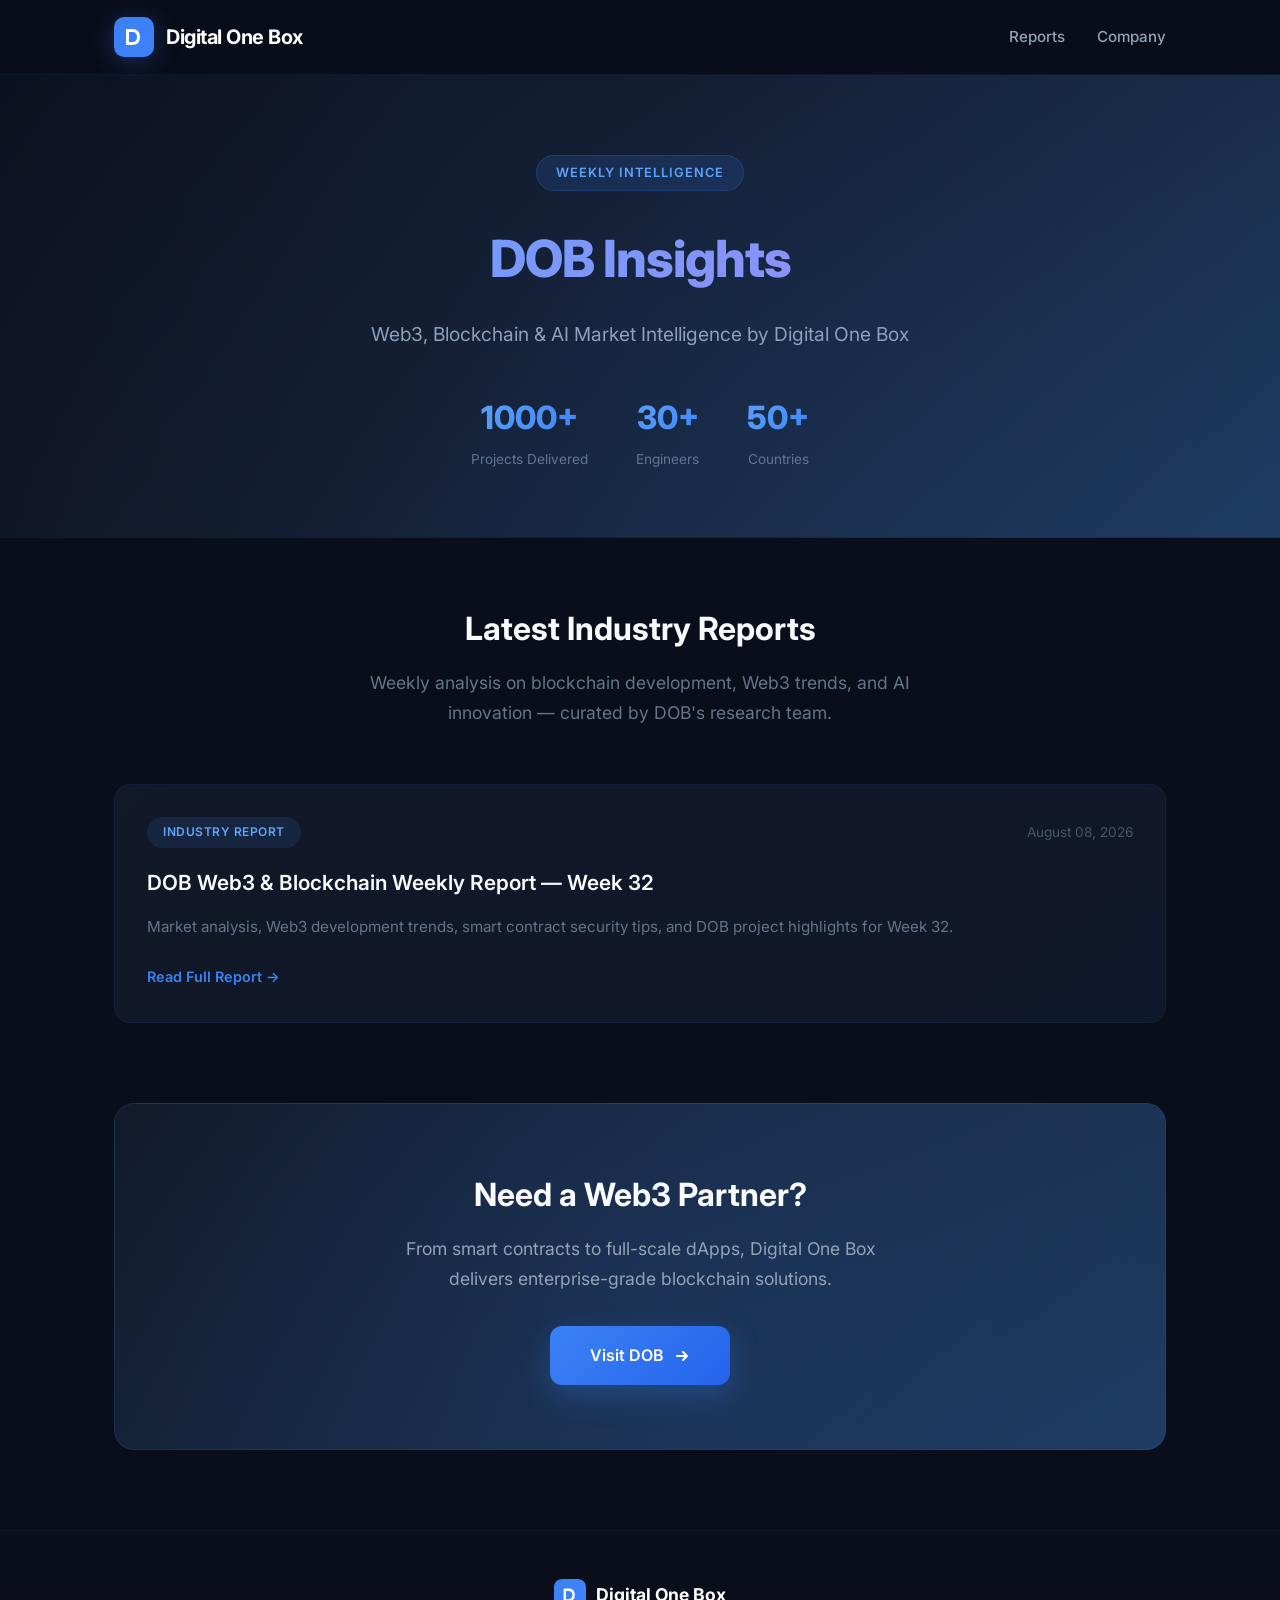
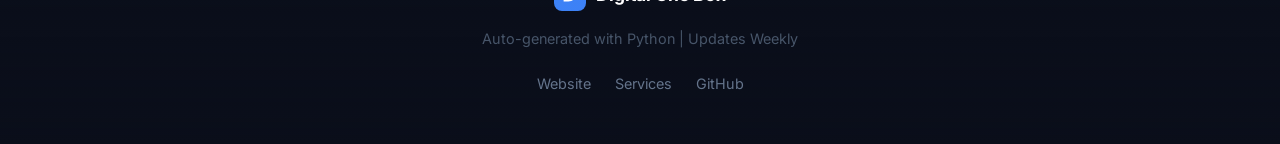
<file: index.html>
<!DOCTYPE html>
<html lang="en">
<head>
    <meta charset="UTF-8">
    <meta name="viewport" content="width=device-width, initial-scale=1.0">
    <title>Home - DOB Insights</title>
    <link rel="stylesheet" href="style.css">
    <link href="https://fonts.googleapis.com/css2?family=Inter:wght@300;400;500;600;700;800&display=swap" rel="stylesheet">
</head>
<body>
    <nav class="navbar">
        <div class="container nav-container">
            <a href="index.html" class="logo">
                <svg width="40" height="40" viewBox="0 0 40 40" fill="none" xmlns="http://www.w3.org/2000/svg">
                    <rect width="40" height="40" rx="10" fill="url(#logoGrad)"/>
                    <path d="M12 28V12h6c5.5 0 8 3 8 8s-2.5 8-8 8h-6zm3-3h3c3.5 0 5-2 5-5s-1.5-5-5-5h-3v10z" fill="white"/>
                    <defs>
                        <linearGradient id="logoGrad" x1="0" y1="0" x2="40" y2="40">
                            <stop offset="0%" stop-color="#3b82f6"/>
                            <stop offset="100%" stop-color="#8b5cf6"/>
                        </linearGradient>
                    </defs>
                </svg>
                <span>Digital One Box</span>
            </a>
            <div class="nav-links">
                <a href="index.html">Reports</a>
                <a href="https://digitalonebox.com" target="_blank">Company</a>
            </div>
        </div>
    </nav>
    
    <header class="hero">
        <div class="container">
            <div class="hero-badge">Weekly Intelligence</div>
            <h1>DOB Insights</h1>
            <p>Web3, Blockchain & AI Market Intelligence by Digital One Box</p>
            <div class="hero-stats">
                <div class="stat-item">
                    <span class="stat-num">1000+</span>
                    <span class="stat-label">Projects Delivered</span>
                </div>
                <div class="stat-item">
                    <span class="stat-num">30+</span>
                    <span class="stat-label">Engineers</span>
                </div>
                <div class="stat-item">
                    <span class="stat-num">50+</span>
                    <span class="stat-label">Countries</span>
                </div>
            </div>
        </div>
    </header>
    
    <main class="container">
        
<section class="intro fade-in">
    <h2>Latest Industry Reports</h2>
    <p>Weekly analysis on blockchain development, Web3 trends, and AI innovation — curated by DOB's research team.</p>
</section>

<section class="posts-grid">
    
    <article class="post-card">
        <div class="post-meta">
            <span class="category">Industry Report</span>
            <span class="date">August 08, 2026</span>
        </div>
        <h3><a href="week-32.html">DOB Web3 & Blockchain Weekly Report — Week 32</a></h3>
        <p>Market analysis, Web3 development trends, smart contract security tips, and DOB project highlights for Week 32.</p>
        <a href="week-32.html" class="read-more">Read Full Report →</a>
    </article>
    
</section>

<section class="cta-section fade-in">
    <div class="cta-content">
        <h2>Need a Web3 Partner?</h2>
        <p>From smart contracts to full-scale dApps, Digital One Box delivers enterprise-grade blockchain solutions.</p>
        <a href="https://digitalonebox.com" class="cta-btn" target="_blank">
            Visit DOB
            <svg width="16" height="16" viewBox="0 0 16 16" fill="none">
                <path d="M3 8h10M9 4l4 4-4 4" stroke="currentColor" stroke-width="2" stroke-linecap="round" stroke-linejoin="round"/>
            </svg>
        </a>
    </div>
</section>

    </main>
    
    <footer>
        <div class="container">
            <div class="footer-logo">
                <svg width="32" height="32" viewBox="0 0 40 40" fill="none">
                    <rect width="40" height="40" rx="10" fill="url(#logoGrad2)"/>
                    <path d="M12 28V12h6c5.5 0 8 3 8 8s-2.5 8-8 8h-6zm3-3h3c3.5 0 5-2 5-5s-1.5-5-5-5h-3v10z" fill="white"/>
                    <defs>
                        <linearGradient id="logoGrad2" x1="0" y1="0" x2="40" y2="40">
                            <stop offset="0%" stop-color="#3b82f6"/>
                            <stop offset="100%" stop-color="#8b5cf6"/>
                        </linearGradient>
                    </defs>
                </svg>
                <span>Digital One Box</span>
            </div>
            <p class="footer-text">Auto-generated with Python | Updates Weekly</p>
            <div class="footer-links">
                <a href="https://digitalonebox.com">Website</a>
                <a href="https://digitalonebox.com/#services">Services</a>
                <a href="https://github.com/atharvchurhe2005-cpu">GitHub</a>
            </div>
        </div>
    </footer>
    
    <script>
        // Smooth scroll animation on load
        document.addEventListener('DOMContentLoaded', function() {
            const cards = document.querySelectorAll('.post-card');
            cards.forEach((card, index) => {
                card.style.animationDelay = (index * 0.1) + 's';
                card.classList.add('fade-in-up');
            });
        });
    </script>
</body>
</html>
</file>
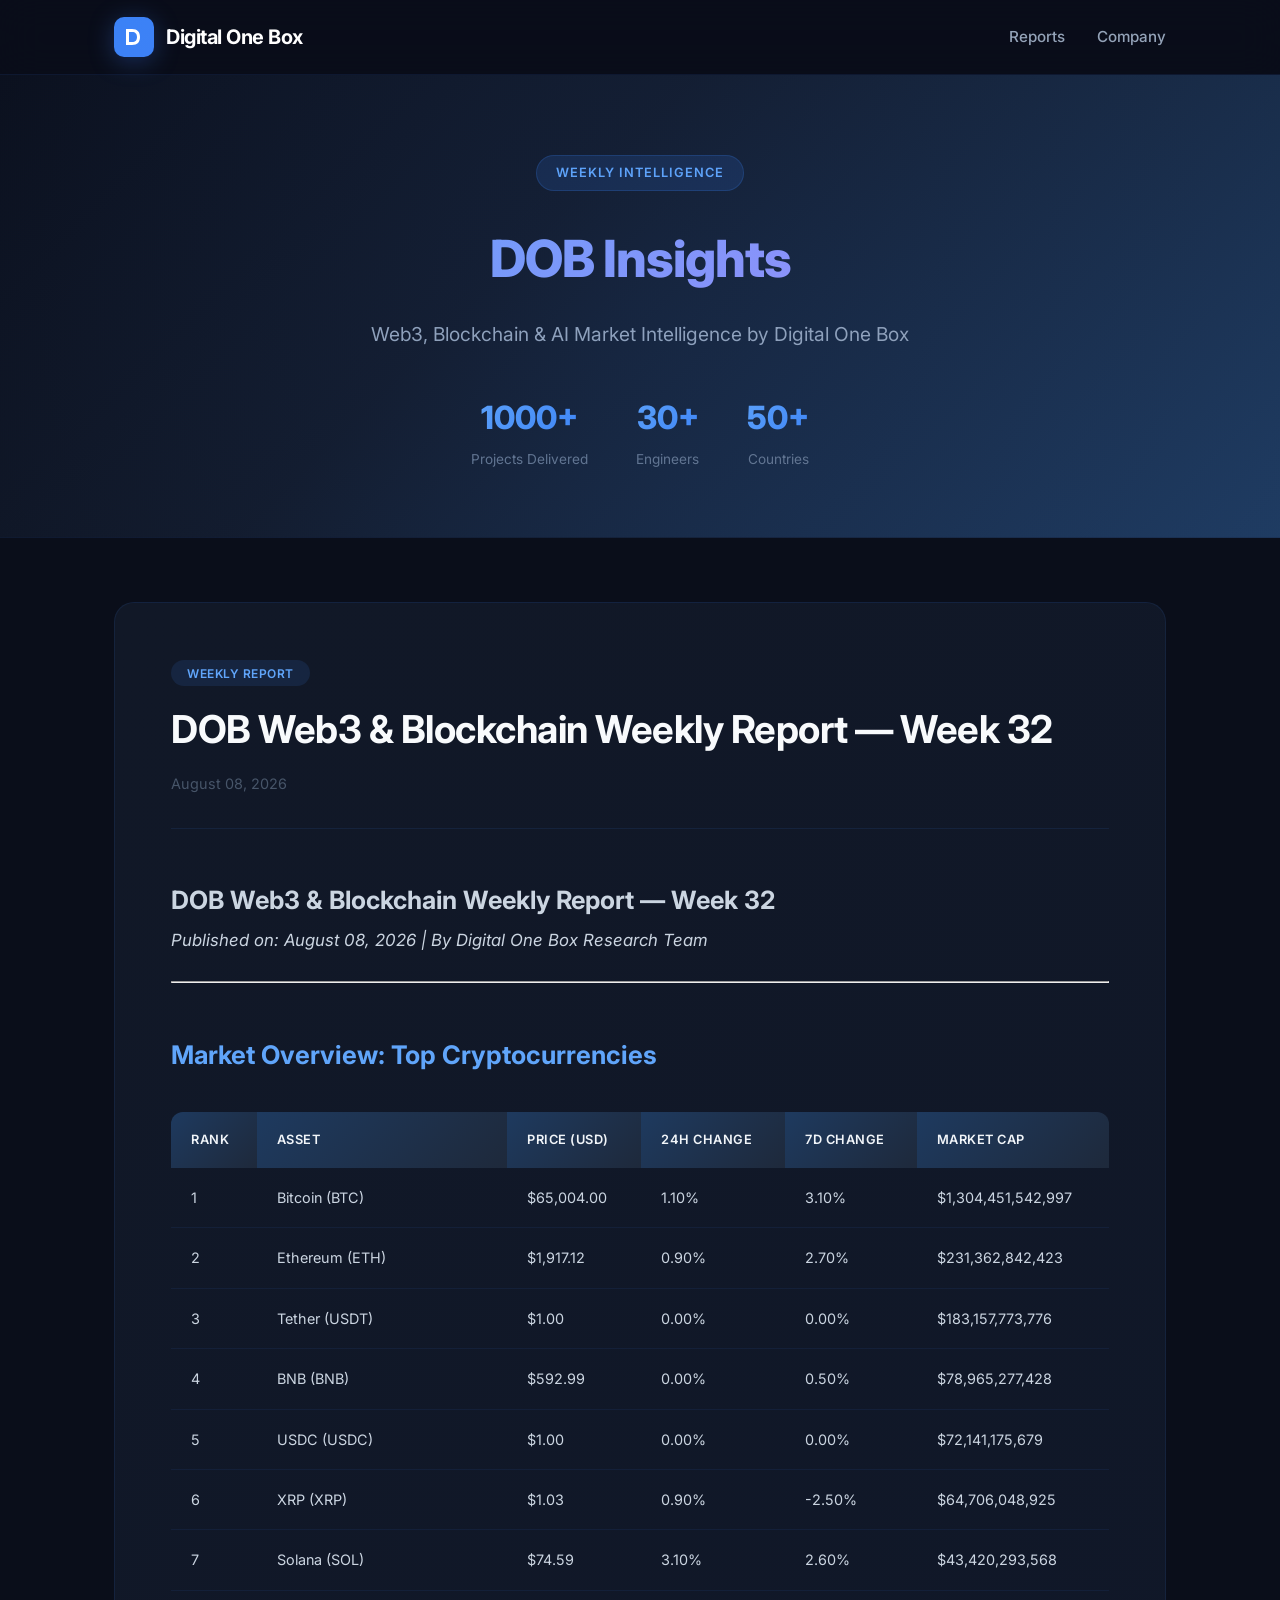
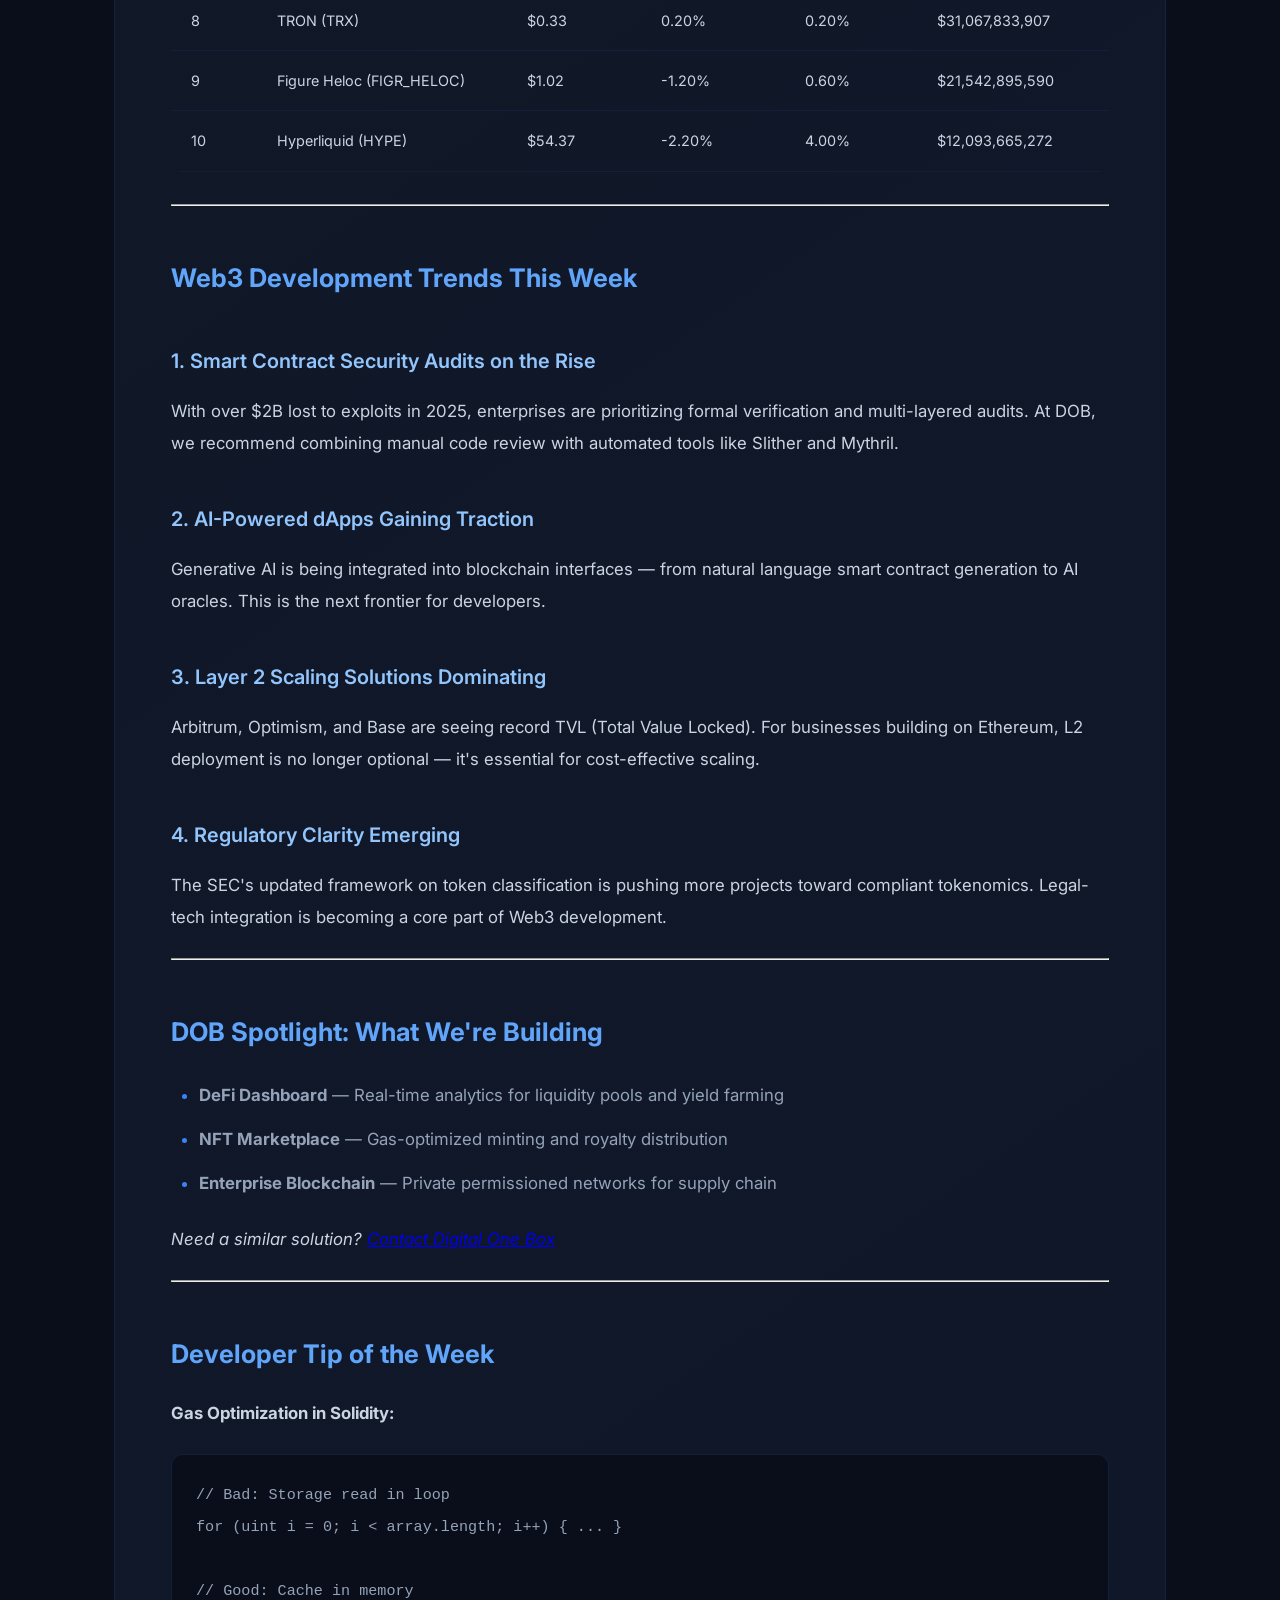
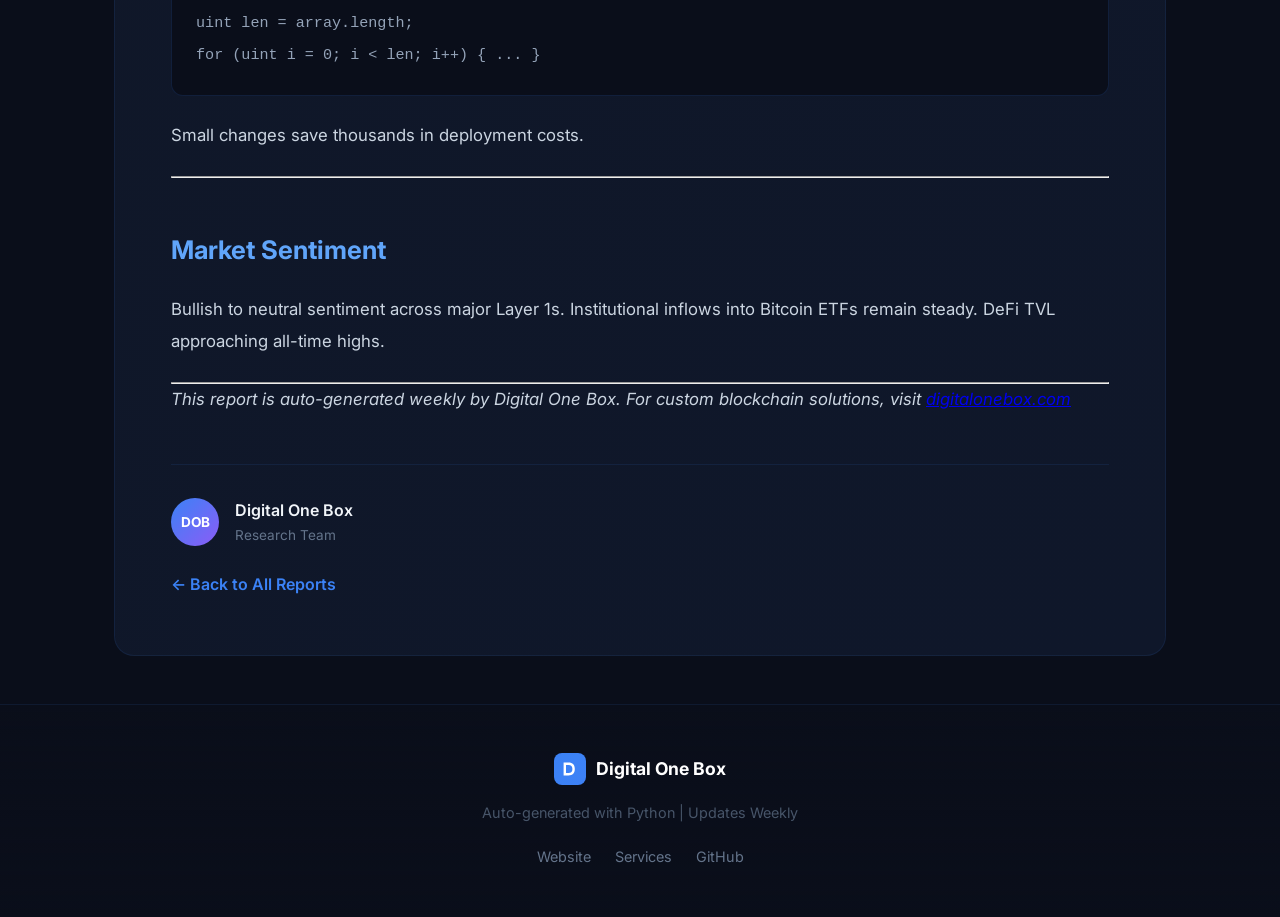
<file: week-32.html>
<!DOCTYPE html>
<html lang="en">
<head>
    <meta charset="UTF-8">
    <meta name="viewport" content="width=device-width, initial-scale=1.0">
    <title>DOB Web3 & Blockchain Weekly Report — Week 32 - DOB Insights</title>
    <link rel="stylesheet" href="style.css">
    <link href="https://fonts.googleapis.com/css2?family=Inter:wght@300;400;500;600;700;800&display=swap" rel="stylesheet">
</head>
<body>
    <nav class="navbar">
        <div class="container nav-container">
            <a href="index.html" class="logo">
                <svg width="40" height="40" viewBox="0 0 40 40" fill="none" xmlns="http://www.w3.org/2000/svg">
                    <rect width="40" height="40" rx="10" fill="url(#logoGrad)"/>
                    <path d="M12 28V12h6c5.5 0 8 3 8 8s-2.5 8-8 8h-6zm3-3h3c3.5 0 5-2 5-5s-1.5-5-5-5h-3v10z" fill="white"/>
                    <defs>
                        <linearGradient id="logoGrad" x1="0" y1="0" x2="40" y2="40">
                            <stop offset="0%" stop-color="#3b82f6"/>
                            <stop offset="100%" stop-color="#8b5cf6"/>
                        </linearGradient>
                    </defs>
                </svg>
                <span>Digital One Box</span>
            </a>
            <div class="nav-links">
                <a href="index.html">Reports</a>
                <a href="https://digitalonebox.com" target="_blank">Company</a>
            </div>
        </div>
    </nav>
    
    <header class="hero">
        <div class="container">
            <div class="hero-badge">Weekly Intelligence</div>
            <h1>DOB Insights</h1>
            <p>Web3, Blockchain & AI Market Intelligence by Digital One Box</p>
            <div class="hero-stats">
                <div class="stat-item">
                    <span class="stat-num">1000+</span>
                    <span class="stat-label">Projects Delivered</span>
                </div>
                <div class="stat-item">
                    <span class="stat-num">30+</span>
                    <span class="stat-label">Engineers</span>
                </div>
                <div class="stat-item">
                    <span class="stat-num">50+</span>
                    <span class="stat-label">Countries</span>
                </div>
            </div>
        </div>
    </header>
    
    <main class="container">
        
<article class="full-post fade-in">
    <div class="post-header">
        <span class="category">Weekly Report</span>
        <h1>DOB Web3 & Blockchain Weekly Report — Week 32</h1>
        <p class="post-date">August 08, 2026</p>
    </div>
    <div class="post-content">
        <h1>DOB Web3 &amp; Blockchain Weekly Report — Week 32</h1>
<p><em>Published on: August 08, 2026 | By Digital One Box Research Team</em></p>
<hr />
<h2>Market Overview: Top Cryptocurrencies</h2>
<table>
<thead>
<tr>
<th>Rank</th>
<th>Asset</th>
<th>Price (USD)</th>
<th>24h Change</th>
<th>7d Change</th>
<th>Market Cap</th>
</tr>
</thead>
<tbody>
<tr>
<td>1</td>
<td>Bitcoin (BTC)</td>
<td>$65,004.00</td>
<td>1.10%</td>
<td>3.10%</td>
<td>$1,304,451,542,997</td>
</tr>
<tr>
<td>2</td>
<td>Ethereum (ETH)</td>
<td>$1,917.12</td>
<td>0.90%</td>
<td>2.70%</td>
<td>$231,362,842,423</td>
</tr>
<tr>
<td>3</td>
<td>Tether (USDT)</td>
<td>$1.00</td>
<td>0.00%</td>
<td>0.00%</td>
<td>$183,157,773,776</td>
</tr>
<tr>
<td>4</td>
<td>BNB (BNB)</td>
<td>$592.99</td>
<td>0.00%</td>
<td>0.50%</td>
<td>$78,965,277,428</td>
</tr>
<tr>
<td>5</td>
<td>USDC (USDC)</td>
<td>$1.00</td>
<td>0.00%</td>
<td>0.00%</td>
<td>$72,141,175,679</td>
</tr>
<tr>
<td>6</td>
<td>XRP (XRP)</td>
<td>$1.03</td>
<td>0.90%</td>
<td>-2.50%</td>
<td>$64,706,048,925</td>
</tr>
<tr>
<td>7</td>
<td>Solana (SOL)</td>
<td>$74.59</td>
<td>3.10%</td>
<td>2.60%</td>
<td>$43,420,293,568</td>
</tr>
<tr>
<td>8</td>
<td>TRON (TRX)</td>
<td>$0.33</td>
<td>0.20%</td>
<td>0.20%</td>
<td>$31,067,833,907</td>
</tr>
<tr>
<td>9</td>
<td>Figure Heloc (FIGR_HELOC)</td>
<td>$1.02</td>
<td>-1.20%</td>
<td>0.60%</td>
<td>$21,542,895,590</td>
</tr>
<tr>
<td>10</td>
<td>Hyperliquid (HYPE)</td>
<td>$54.37</td>
<td>-2.20%</td>
<td>4.00%</td>
<td>$12,093,665,272</td>
</tr>
</tbody>
</table>
<hr />
<h2>Web3 Development Trends This Week</h2>
<h3>1. Smart Contract Security Audits on the Rise</h3>
<p>With over $2B lost to exploits in 2025, enterprises are prioritizing formal verification and multi-layered audits. At DOB, we recommend combining manual code review with automated tools like Slither and Mythril.</p>
<h3>2. AI-Powered dApps Gaining Traction</h3>
<p>Generative AI is being integrated into blockchain interfaces — from natural language smart contract generation to AI oracles. This is the next frontier for developers.</p>
<h3>3. Layer 2 Scaling Solutions Dominating</h3>
<p>Arbitrum, Optimism, and Base are seeing record TVL (Total Value Locked). For businesses building on Ethereum, L2 deployment is no longer optional — it's essential for cost-effective scaling.</p>
<h3>4. Regulatory Clarity Emerging</h3>
<p>The SEC's updated framework on token classification is pushing more projects toward compliant tokenomics. Legal-tech integration is becoming a core part of Web3 development.</p>
<hr />
<h2>DOB Spotlight: What We're Building</h2>
<ul>
<li><strong>DeFi Dashboard</strong> — Real-time analytics for liquidity pools and yield farming</li>
<li><strong>NFT Marketplace</strong> — Gas-optimized minting and royalty distribution</li>
<li><strong>Enterprise Blockchain</strong> — Private permissioned networks for supply chain</li>
</ul>
<p><em>Need a similar solution? <a href="https://digitalonebox.com">Contact Digital One Box</a></em></p>
<hr />
<h2>Developer Tip of the Week</h2>
<p><strong>Gas Optimization in Solidity:</strong></p>
<pre><code>// Bad: Storage read in loop
for (uint i = 0; i &lt; array.length; i++) { ... }

// Good: Cache in memory
uint len = array.length;
for (uint i = 0; i &lt; len; i++) { ... }
</code></pre>
<p>Small changes save thousands in deployment costs.</p>
<hr />
<h2>Market Sentiment</h2>
<p>Bullish to neutral sentiment across major Layer 1s. Institutional inflows into Bitcoin ETFs remain steady. DeFi TVL approaching all-time highs.</p>
<hr />
<p><em>This report is auto-generated weekly by Digital One Box. For custom blockchain solutions, visit <a href="https://digitalonebox.com">digitalonebox.com</a></em></p>
    </div>
    <div class="post-footer">
        <div class="author-box">
            <div class="author-avatar">DOB</div>
            <div class="author-info">
                <strong>Digital One Box</strong>
                <span>Research Team</span>
            </div>
        </div>
        <a href="index.html" class="back-link">← Back to All Reports</a>
    </div>
</article>

    </main>
    
    <footer>
        <div class="container">
            <div class="footer-logo">
                <svg width="32" height="32" viewBox="0 0 40 40" fill="none">
                    <rect width="40" height="40" rx="10" fill="url(#logoGrad2)"/>
                    <path d="M12 28V12h6c5.5 0 8 3 8 8s-2.5 8-8 8h-6zm3-3h3c3.5 0 5-2 5-5s-1.5-5-5-5h-3v10z" fill="white"/>
                    <defs>
                        <linearGradient id="logoGrad2" x1="0" y1="0" x2="40" y2="40">
                            <stop offset="0%" stop-color="#3b82f6"/>
                            <stop offset="100%" stop-color="#8b5cf6"/>
                        </linearGradient>
                    </defs>
                </svg>
                <span>Digital One Box</span>
            </div>
            <p class="footer-text">Auto-generated with Python | Updates Weekly</p>
            <div class="footer-links">
                <a href="https://digitalonebox.com">Website</a>
                <a href="https://digitalonebox.com/#services">Services</a>
                <a href="https://github.com/atharvchurhe2005-cpu">GitHub</a>
            </div>
        </div>
    </footer>
    
    <script>
        // Smooth scroll animation on load
        document.addEventListener('DOMContentLoaded', function() {
            const cards = document.querySelectorAll('.post-card');
            cards.forEach((card, index) => {
                card.style.animationDelay = (index * 0.1) + 's';
                card.classList.add('fade-in-up');
            });
        });
    </script>
</body>
</html>
</file>
<file: style.css>
* { margin: 0; padding: 0; box-sizing: border-box; }

html { scroll-behavior: smooth; }

body { 
    font-family: 'Inter', -apple-system, BlinkMacSystemFont, 'Segoe UI', Roboto, sans-serif; 
    background: #0a0e1a; 
    color: #e2e8f0; 
    line-height: 1.7;
    overflow-x: hidden;
}

.container { max-width: 1100px; margin: 0 auto; padding: 0 24px; }

/* Animations */
@keyframes fadeInUp {
    from { opacity: 0; transform: translateY(30px); }
    to { opacity: 1; transform: translateY(0); }
}

@keyframes fadeIn {
    from { opacity: 0; }
    to { opacity: 1; }
}

@keyframes shimmer {
    0% { background-position: -200% center; }
    100% { background-position: 200% center; }
}

@keyframes pulse {
    0%, 100% { opacity: 1; }
    50% { opacity: 0.7; }
}

.fade-in { animation: fadeIn 0.8s ease-out forwards; }
.fade-in-up { animation: fadeInUp 0.6s ease-out forwards; opacity: 0; }

/* Navbar */
.navbar {
    background: rgba(10, 14, 26, 0.85);
    backdrop-filter: blur(20px);
    border-bottom: 1px solid rgba(59, 130, 246, 0.1);
    padding: 1rem 0;
    position: sticky;
    top: 0;
    z-index: 100;
    transition: all 0.3s ease;
}

.nav-container {
    display: flex;
    justify-content: space-between;
    align-items: center;
}

.logo {
    display: flex;
    align-items: center;
    gap: 12px;
    text-decoration: none;
    color: white;
    font-size: 1.25rem;
    font-weight: 700;
    letter-spacing: -0.5px;
    transition: transform 0.3s ease;
}

.logo:hover { transform: scale(1.02); }

.logo svg { filter: drop-shadow(0 4px 12px rgba(59, 130, 246, 0.3)); }

.nav-links {
    display: flex;
    gap: 2rem;
}

.nav-links a {
    color: #94a3b8;
    text-decoration: none;
    font-weight: 500;
    font-size: 0.95rem;
    position: relative;
    transition: color 0.3s ease;
    padding: 0.5rem 0;
}

.nav-links a::after {
    content: '';
    position: absolute;
    bottom: 0;
    left: 0;
    width: 0;
    height: 2px;
    background: linear-gradient(90deg, #3b82f6, #8b5cf6);
    transition: width 0.3s ease;
}

.nav-links a:hover {
    color: #60a5fa;
}

.nav-links a:hover::after {
    width: 100%;
}

/* Hero */
.hero {
    background: linear-gradient(135deg, #0a0e1a 0%, #111827 40%, #1e3a5f 100%);
    padding: 5rem 0 4rem;
    text-align: center;
    margin-bottom: 4rem;
    border-bottom: 1px solid rgba(59, 130, 246, 0.1);
    position: relative;
    overflow: hidden;
}

.hero::before {
    content: '';
    position: absolute;
    top: -50%;
    left: -50%;
    width: 200%;
    height: 200%;
    background: radial-gradient(circle, rgba(59, 130, 246, 0.08) 0%, transparent 70%);
    animation: pulse 6s ease-in-out infinite;
}

.hero-badge {
    display: inline-block;
    background: rgba(59, 130, 246, 0.15);
    color: #60a5fa;
    padding: 0.4rem 1.2rem;
    border-radius: 50px;
    font-size: 0.8rem;
    font-weight: 600;
    text-transform: uppercase;
    letter-spacing: 1px;
    margin-bottom: 1.5rem;
    border: 1px solid rgba(59, 130, 246, 0.2);
    animation: fadeInUp 0.6s ease-out;
}

.hero h1 {
    font-size: 3.2rem;
    font-weight: 800;
    margin-bottom: 1rem;
    background: linear-gradient(135deg, #60a5fa 0%, #a78bfa 50%, #3b82f6 100%);
    background-size: 200% auto;
    -webkit-background-clip: text;
    -webkit-text-fill-color: transparent;
    background-clip: text;
    animation: shimmer 4s linear infinite;
    letter-spacing: -1px;
}

.hero p {
    color: #94a3b8;
    font-size: 1.2rem;
    max-width: 550px;
    margin: 0 auto 2.5rem;
    animation: fadeInUp 0.8s ease-out;
}

.hero-stats {
    display: flex;
    justify-content: center;
    gap: 3rem;
    margin-top: 2.5rem;
    animation: fadeInUp 1s ease-out;
}

.stat-item {
    text-align: center;
}

.stat-num {
    display: block;
    font-size: 2rem;
    font-weight: 800;
    background: linear-gradient(135deg, #60a5fa, #3b82f6);
    -webkit-background-clip: text;
    -webkit-text-fill-color: transparent;
    background-clip: text;
}

.stat-label {
    font-size: 0.85rem;
    color: #64748b;
    margin-top: 0.25rem;
}

/* Intro */
.intro {
    text-align: center;
    margin-bottom: 3.5rem;
    animation: fadeInUp 0.6s ease-out;
}

.intro h2 {
    font-size: 2rem;
    color: #f8fafc;
    margin-bottom: 0.75rem;
    font-weight: 700;
}

.intro p {
    color: #64748b;
    font-size: 1.1rem;
    max-width: 600px;
    margin: 0 auto;
}

/* Posts Grid */
.posts-grid {
    display: grid;
    grid-template-columns: repeat(auto-fit, minmax(340px, 1fr));
    gap: 1.5rem;
    margin-bottom: 5rem;
}

.post-card {
    background: linear-gradient(145deg, #111827 0%, #0f172a 100%);
    border-radius: 16px;
    padding: 2rem;
    border: 1px solid rgba(59, 130, 246, 0.08);
    transition: all 0.4s cubic-bezier(0.4, 0, 0.2, 1);
    position: relative;
    overflow: hidden;
    opacity: 0;
}

.post-card::before {
    content: '';
    position: absolute;
    top: 0;
    left: 0;
    right: 0;
    height: 3px;
    background: linear-gradient(90deg, #3b82f6, #8b5cf6);
    transform: scaleX(0);
    transition: transform 0.4s ease;
}

.post-card:hover {
    transform: translateY(-8px);
    border-color: rgba(59, 130, 246, 0.25);
    box-shadow: 0 20px 50px rgba(59, 130, 246, 0.15);
}

.post-card:hover::before {
    transform: scaleX(1);
}

.post-meta {
    display: flex;
    justify-content: space-between;
    margin-bottom: 1.25rem;
    font-size: 0.8rem;
    align-items: center;
}

.category {
    background: rgba(59, 130, 246, 0.12);
    color: #60a5fa;
    padding: 0.35rem 1rem;
    border-radius: 50px;
    font-weight: 600;
    font-size: 0.75rem;
    text-transform: uppercase;
    letter-spacing: 0.5px;
    transition: all 0.3s ease;
}

.post-card:hover .category {
    background: rgba(59, 130, 246, 0.2);
    transform: scale(1.05);
}

.date {
    color: #475569;
    font-size: 0.85rem;
}

.post-card h3 {
    margin-bottom: 1rem;
    font-size: 1.3rem;
    line-height: 1.4;
    font-weight: 600;
}

.post-card h3 a {
    color: #f8fafc;
    text-decoration: none;
    transition: color 0.3s ease;
}

.post-card h3 a:hover {
    color: #60a5fa;
}

.post-card p {
    color: #64748b;
    margin-bottom: 1.5rem;
    font-size: 0.95rem;
    line-height: 1.65;
}

.read-more {
    color: #3b82f6;
    text-decoration: none;
    font-weight: 600;
    font-size: 0.9rem;
    display: inline-flex;
    align-items: center;
    gap: 6px;
    transition: all 0.3s ease;
}

.read-more:hover {
    color: #60a5fa;
    gap: 10px;
}

/* Full Post */
.full-post {
    background: linear-gradient(145deg, #111827 0%, #0f172a 100%);
    border-radius: 20px;
    padding: 3.5rem;
    border: 1px solid rgba(59, 130, 246, 0.1);
    margin-bottom: 3rem;
    animation: fadeInUp 0.6s ease-out;
}

.post-header {
    margin-bottom: 3rem;
    padding-bottom: 2rem;
    border-bottom: 1px solid rgba(59, 130, 246, 0.1);
}

.post-header h1 {
    font-size: 2.4rem;
    margin: 1.25rem 0;
    color: #f8fafc;
    line-height: 1.2;
    font-weight: 700;
    letter-spacing: -0.5px;
}

.post-date {
    color: #475569;
    font-size: 0.9rem;
}

.post-content {
    font-size: 1.05rem;
    line-height: 1.9;
    color: #cbd5e1;
}

.post-content h2 {
    color: #60a5fa;
    margin: 3rem 0 1.25rem;
    font-size: 1.6rem;
    font-weight: 700;
}

.post-content h3 {
    color: #93c5fd;
    margin: 2.5rem 0 1rem;
    font-size: 1.25rem;
    font-weight: 600;
}

.post-content p {
    margin-bottom: 1.5rem;
}

.post-content ul, .post-content ol {
    margin: 1.5rem 0;
    padding-left: 1.75rem;
}

.post-content li {
    margin-bottom: 0.75rem;
    color: #94a3b8;
}

.post-content li::marker {
    color: #3b82f6;
}

.post-content table {
    width: 100%;
    border-collapse: collapse;
    margin: 2rem 0;
    font-size: 0.9rem;
    border-radius: 12px;
    overflow: hidden;
}

.post-content th, .post-content td {
    padding: 1rem 1.25rem;
    text-align: left;
}

.post-content th {
    background: linear-gradient(135deg, #1e3a5f, #1e293b);
    font-weight: 600;
    color: #f1f5f9;
    text-transform: uppercase;
    font-size: 0.8rem;
    letter-spacing: 0.5px;
}

.post-content td {
    border-bottom: 1px solid rgba(59, 130, 246, 0.08);
    color: #cbd5e1;
}

.post-content tr {
    transition: background 0.3s ease;
}

.post-content tr:hover {
    background: rgba(59, 130, 246, 0.05);
}

.post-content code {
    background: rgba(59, 130, 246, 0.1);
    color: #60a5fa;
    padding: 0.2rem 0.5rem;
    border-radius: 6px;
    font-family: 'Monaco', 'Consolas', monospace;
    font-size: 0.9em;
}

.post-content pre {
    background: #0a0e1a;
    border: 1px solid rgba(59, 130, 246, 0.15);
    border-radius: 12px;
    padding: 1.5rem;
    overflow-x: auto;
    margin: 1.5rem 0;
}

.post-content pre code {
    background: none;
    padding: 0;
    color: #94a3b8;
}

/* Author Box */
.author-box {
    display: flex;
    align-items: center;
    gap: 1rem;
    margin-bottom: 1.5rem;
}

.author-avatar {
    width: 48px;
    height: 48px;
    border-radius: 50%;
    background: linear-gradient(135deg, #3b82f6, #8b5cf6);
    display: flex;
    align-items: center;
    justify-content: center;
    font-weight: 700;
    font-size: 0.85rem;
    color: white;
}

.author-info {
    display: flex;
    flex-direction: column;
}

.author-info strong {
    color: #f1f5f9;
    font-weight: 600;
}

.author-info span {
    color: #64748b;
    font-size: 0.85rem;
}

.post-footer {
    margin-top: 3rem;
    padding-top: 2rem;
    border-top: 1px solid rgba(59, 130, 246, 0.1);
}

.back-link {
    display: inline-flex;
    align-items: center;
    gap: 8px;
    color: #3b82f6;
    text-decoration: none;
    font-weight: 600;
    transition: all 0.3s ease;
}

.back-link:hover {
    color: #60a5fa;
    gap: 12px;
}

/* CTA Section */
.cta-section {
    background: linear-gradient(135deg, #111827 0%, #1e3a5f 50%, #111827 100%);
    background-size: 200% 200%;
    animation: shimmer 8s ease infinite;
    border-radius: 20px;
    padding: 4rem;
    text-align: center;
    border: 1px solid rgba(59, 130, 246, 0.15);
    margin-bottom: 5rem;
    position: relative;
    overflow: hidden;
}

.cta-section::before {
    content: '';
    position: absolute;
    top: -50%;
    left: -50%;
    width: 200%;
    height: 200%;
    background: radial-gradient(circle, rgba(59, 130, 246, 0.1) 0%, transparent 60%);
}

.cta-content {
    position: relative;
    z-index: 1;
}

.cta-section h2 {
    font-size: 2rem;
    color: #f8fafc;
    margin-bottom: 0.75rem;
    font-weight: 700;
}

.cta-section p {
    color: #94a3b8;
    margin-bottom: 2rem;
    font-size: 1.1rem;
    max-width: 500px;
    margin-left: auto;
    margin-right: auto;
}

.cta-btn {
    display: inline-flex;
    align-items: center;
    gap: 10px;
    background: linear-gradient(135deg, #3b82f6, #2563eb);
    color: white;
    padding: 1rem 2.5rem;
    border-radius: 12px;
    text-decoration: none;
    font-weight: 600;
    font-size: 1rem;
    transition: all 0.4s cubic-bezier(0.4, 0, 0.2, 1);
    box-shadow: 0 10px 30px rgba(59, 130, 246, 0.3);
    position: relative;
    overflow: hidden;
}

.cta-btn::before {
    content: '';
    position: absolute;
    top: 0;
    left: -100%;
    width: 100%;
    height: 100%;
    background: linear-gradient(90deg, transparent, rgba(255,255,255,0.2), transparent);
    transition: left 0.5s ease;
}

.cta-btn:hover {
    transform: translateY(-3px);
    box-shadow: 0 15px 40px rgba(59, 130, 246, 0.4);
}

.cta-btn:hover::before {
    left: 100%;
}

/* Footer */
footer {
    text-align: center;
    padding: 3rem 0;
    border-top: 1px solid rgba(59, 130, 246, 0.1);
    background: linear-gradient(180deg, transparent, rgba(10, 14, 26, 0.5));
}

.footer-logo {
    display: flex;
    align-items: center;
    justify-content: center;
    gap: 10px;
    margin-bottom: 1rem;
    color: white;
    font-weight: 700;
    font-size: 1.1rem;
}

.footer-text {
    color: #475569;
    font-size: 0.9rem;
    margin-bottom: 1.25rem;
}

.footer-links {
    display: flex;
    justify-content: center;
    gap: 1.5rem;
}

.footer-links a {
    color: #64748b;
    text-decoration: none;
    font-size: 0.9rem;
    transition: color 0.3s ease;
}

.footer-links a:hover {
    color: #60a5fa;
}

/* Responsive */
@media (max-width: 768px) {
    .hero { padding: 3rem 0 2.5rem; }
    .hero h1 { font-size: 2.2rem; }
    .hero-stats { gap: 1.5rem; flex-wrap: wrap; }
    .stat-num { font-size: 1.5rem; }
    .full-post { padding: 2rem; }
    .cta-section { padding: 2.5rem 1.5rem; }
    .nav-links { display: none; }
}
</file>
